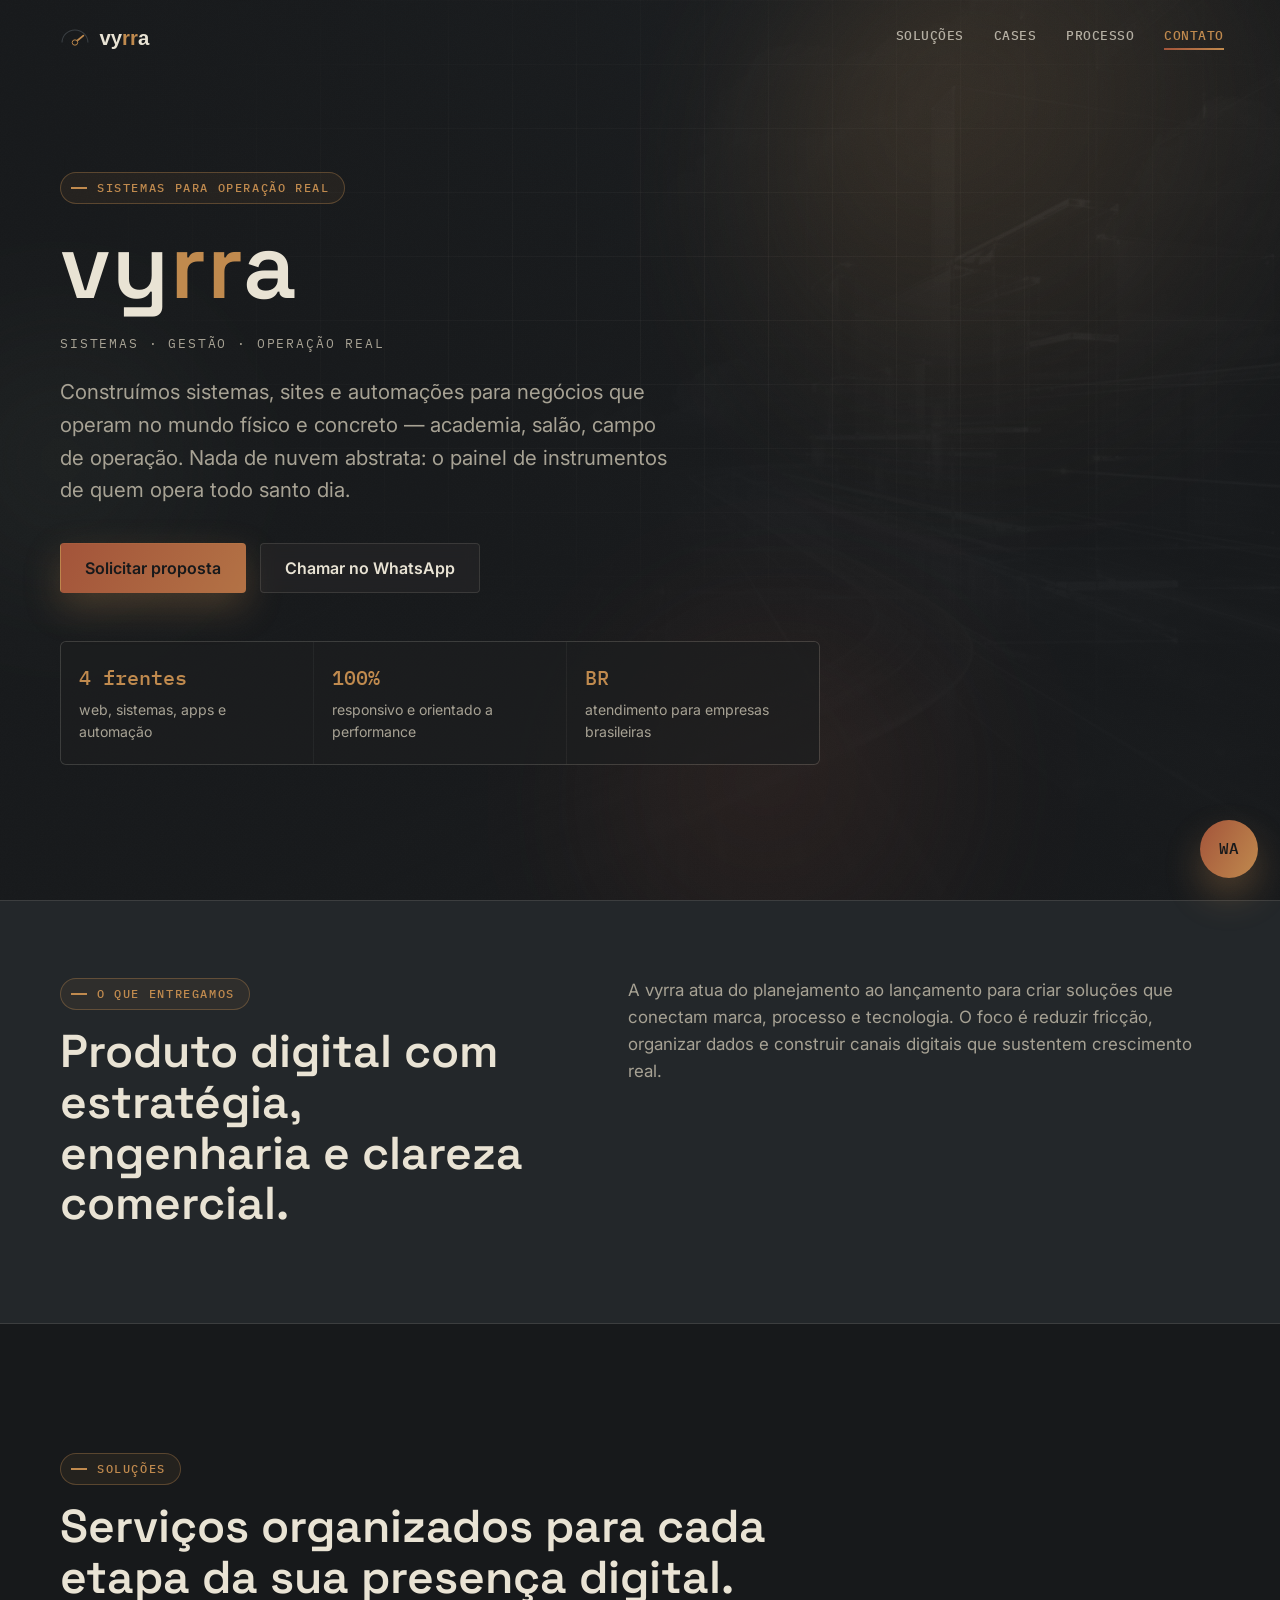
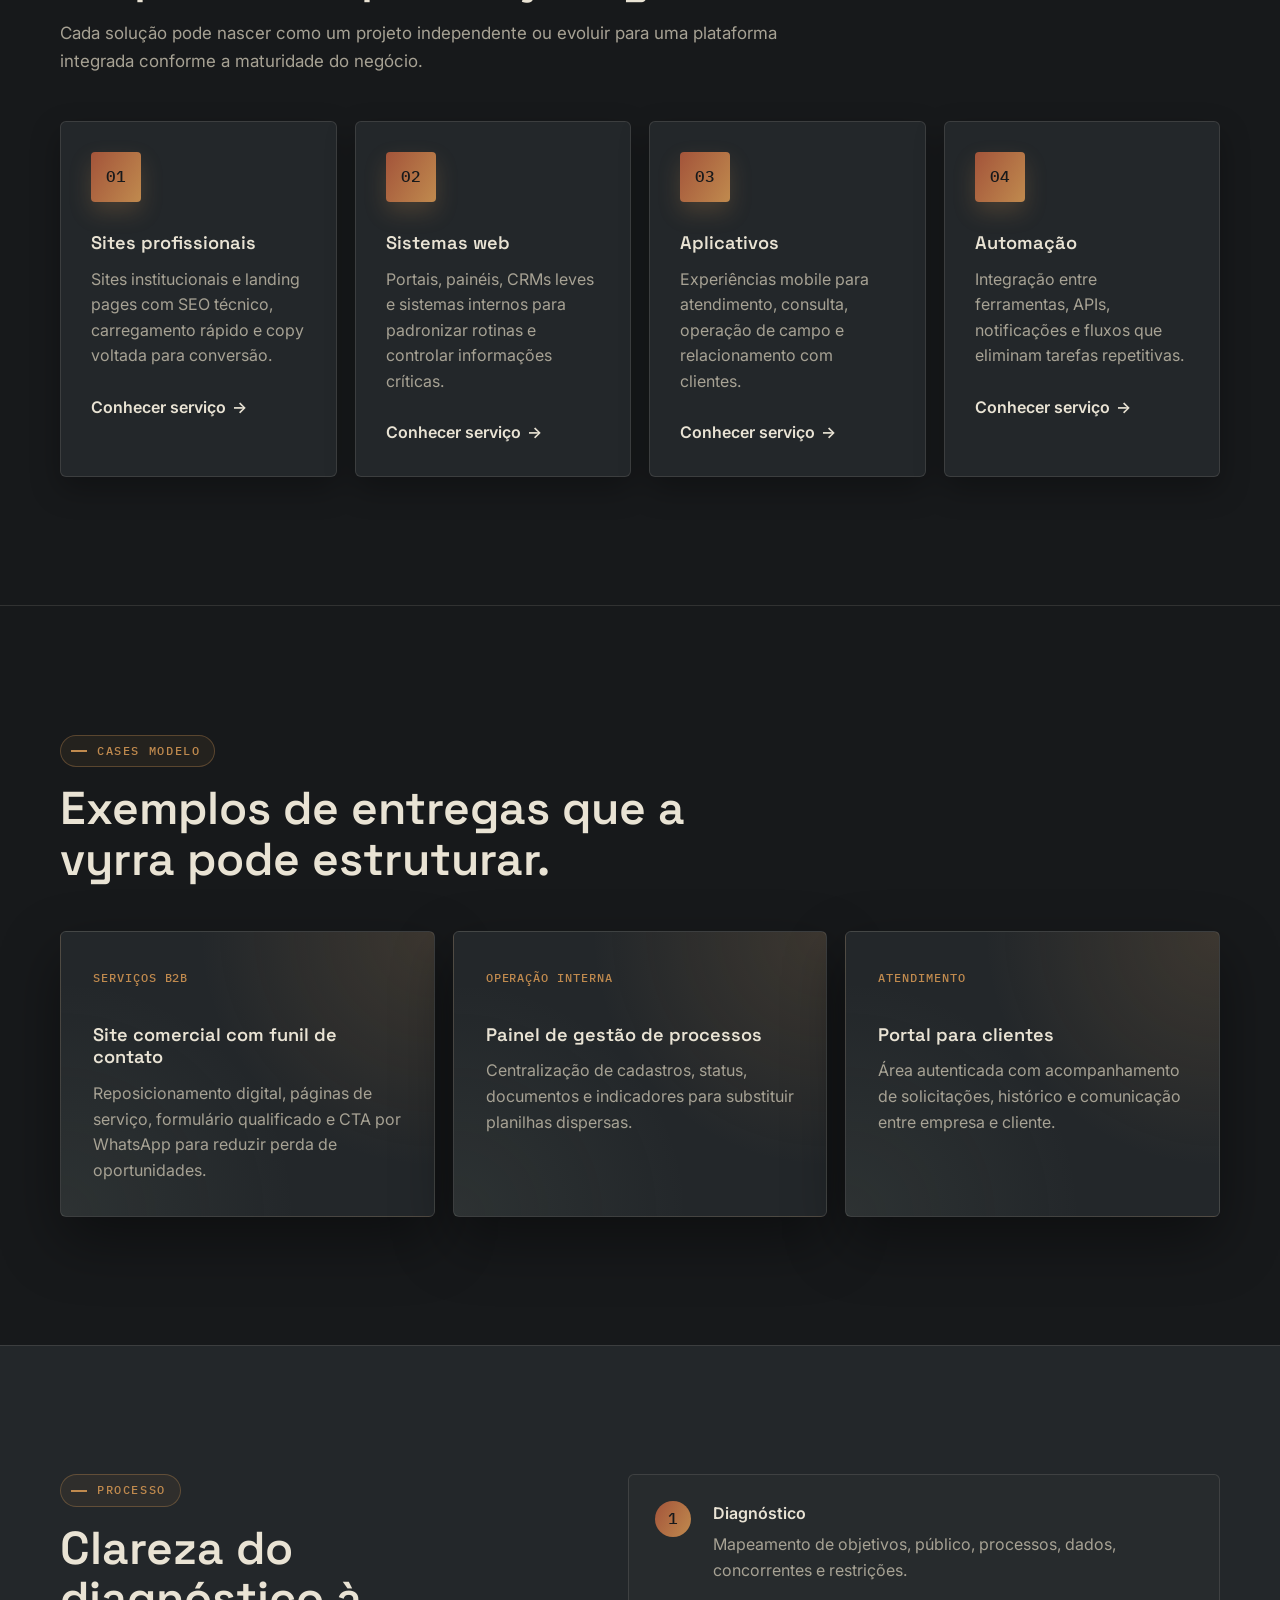
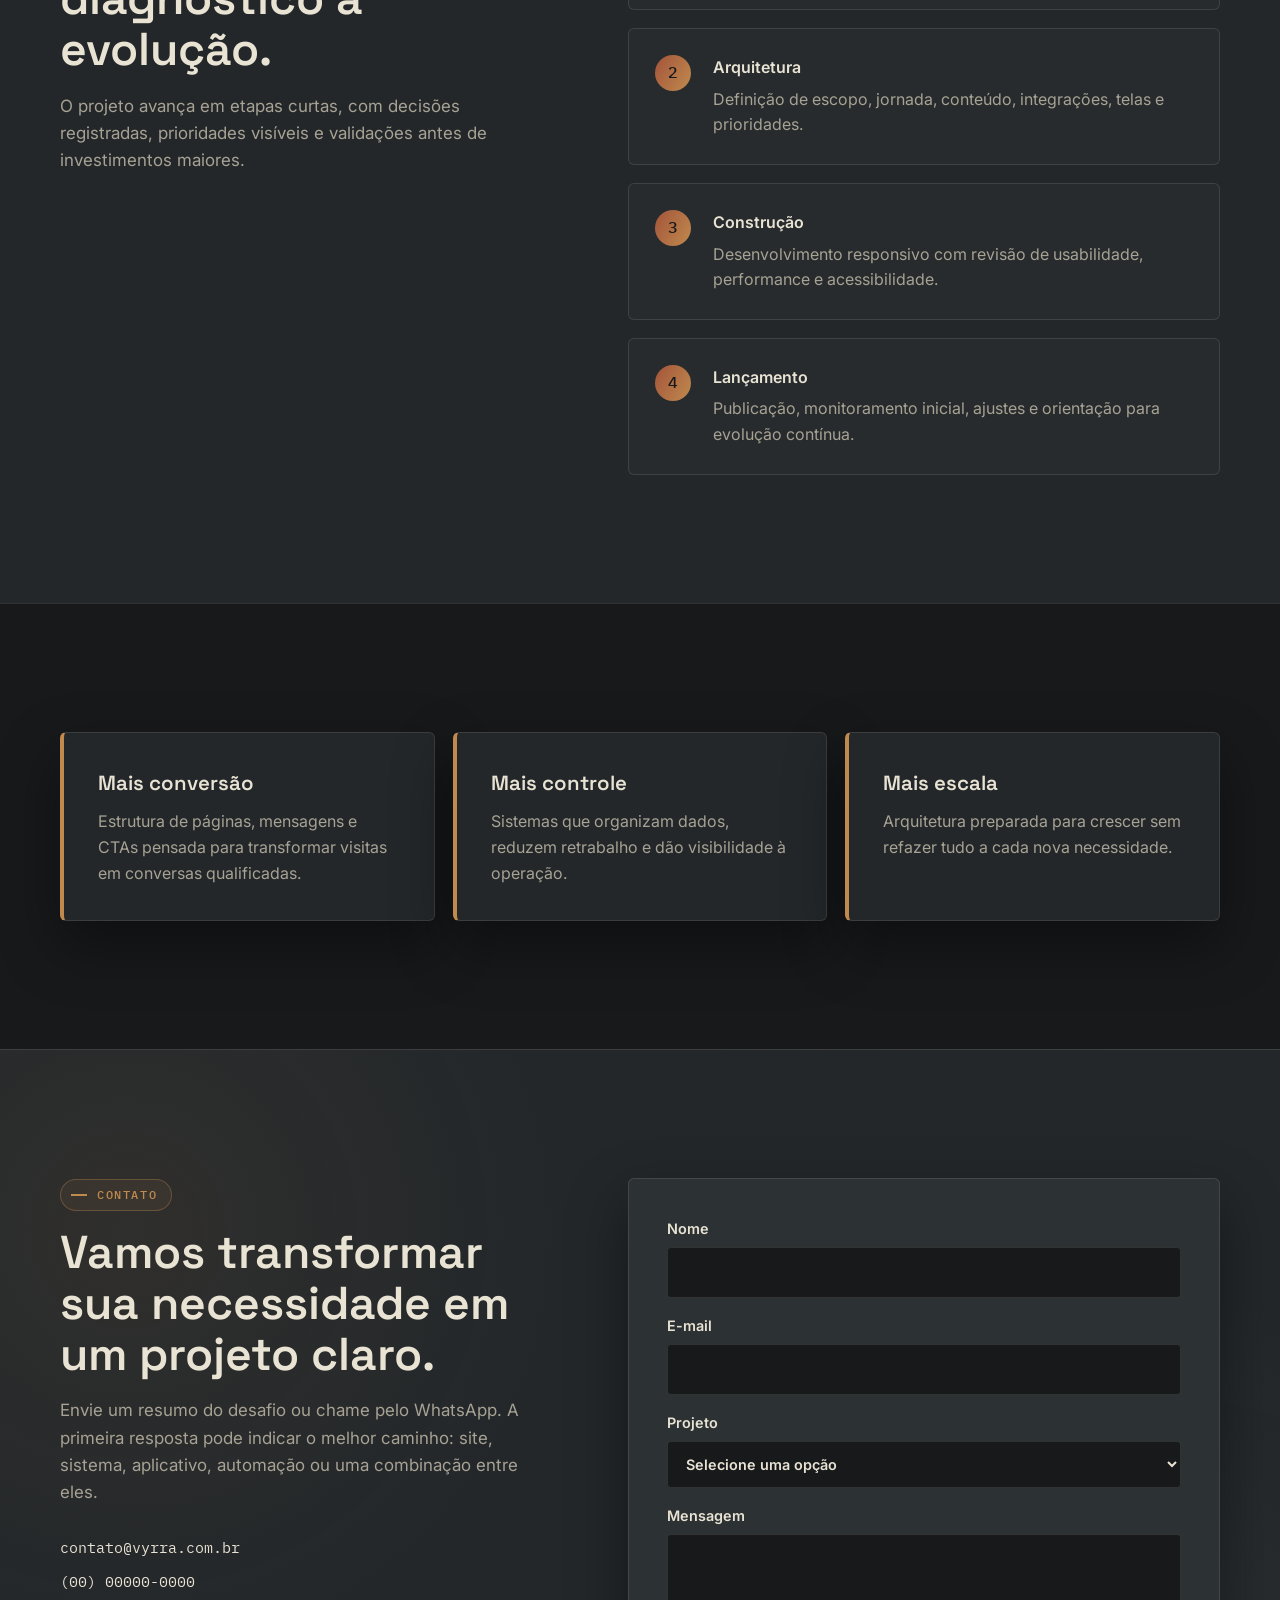
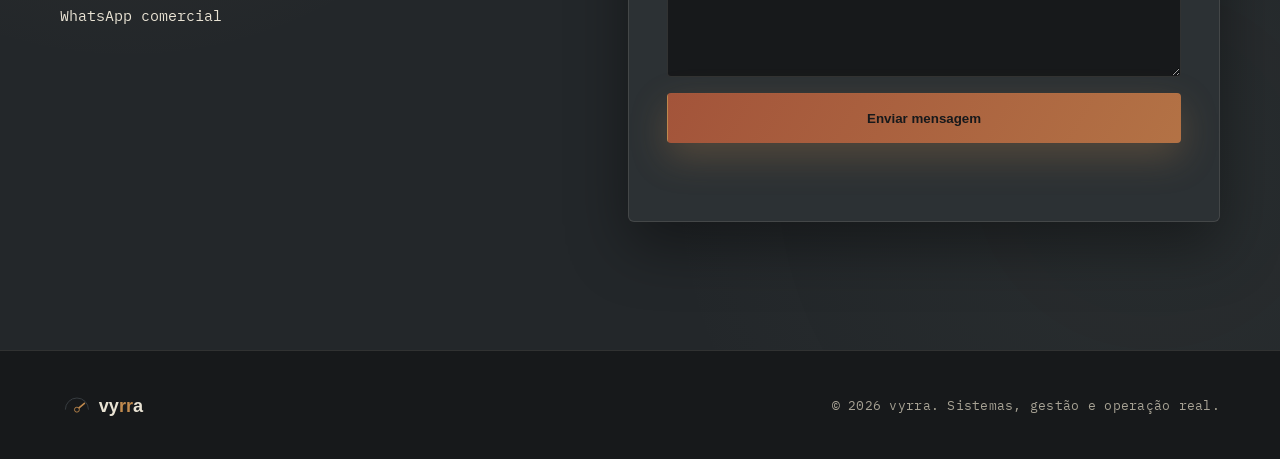
<file: index.html>
<!doctype html>
<html lang="pt-BR">
  <head>
    <meta charset="utf-8" />
    <meta name="viewport" content="width=device-width, initial-scale=1" />
    <title>vyrra | Sistemas, gestão e operação real para negócios físicos</title>
    <meta
      name="description"
      content="A vyrra desenvolve sistemas, sites e automações para holdings e negócios que operam no mundo físico — academias, salões, campo de operação. Sem nuvem abstrata."
    />
    <meta name="robots" content="index, follow" />
    <meta name="theme-color" content="#17191b" />
    <link rel="canonical" href="https://vyrra.com.br/" />
    <meta property="og:type" content="website" />
    <meta property="og:locale" content="pt_BR" />
    <meta property="og:title" content="vyrra | Sistemas, gestão e operação real" />
    <meta
      property="og:description"
      content="Sistemas, sites e integrações para negócios físicos e concretos, com foco em operação do dia a dia."
    />
    <meta property="og:image" content="https://vyrra.com.br/assets/hero-dtec-1280.jpg" />
    <meta property="og:url" content="https://vyrra.com.br/" />
    <meta name="twitter:card" content="summary_large_image" />
    <link rel="icon" href="assets/favicon.svg" type="image/svg+xml" />
    <link rel="preload" href="assets/hero-dtec-1280.jpg" as="image" />
    <link rel="stylesheet" href="styles/main.css" />
    <script type="application/ld+json">
      {
        "@context": "https://schema.org",
        "@type": "Organization",
        "name": "vyrra",
        "url": "https://vyrra.com.br/",
        "logo": "https://vyrra.com.br/assets/logo-vyrra-light.svg",
        "email": "contato@vyrra.com.br",
        "sameAs": [],
        "contactPoint": {
          "@type": "ContactPoint",
          "contactType": "sales",
          "telephone": "+55-00-00000-0000",
          "areaServed": "BR",
          "availableLanguage": "Portuguese"
        },
        "makesOffer": [
          { "@type": "Offer", "itemOffered": { "@type": "Service", "name": "Sites profissionais" } },
          { "@type": "Offer", "itemOffered": { "@type": "Service", "name": "Sistemas web" } },
          { "@type": "Offer", "itemOffered": { "@type": "Service", "name": "Aplicativos" } },
          { "@type": "Offer", "itemOffered": { "@type": "Service", "name": "Integrações e automação" } }
        ]
      }
    </script>
  </head>
  <body>
    <a class="skip-link" href="#conteudo">Ir para o conteúdo</a>

    <header class="site-header" data-header>
      <a class="brand" href="#inicio" aria-label="vyrra - início">
        <img class="logo-dark" src="assets/logo-vyrra.svg" alt="vyrra" width="148" height="40" />
        <img class="logo-light" src="assets/logo-vyrra-light.svg" alt="" width="148" height="40" aria-hidden="true" />
      </a>

      <button
        class="nav-toggle"
        type="button"
        aria-label="Abrir menu"
        aria-expanded="false"
        aria-controls="navegacao"
        data-nav-toggle
      >
        <span></span>
        <span></span>
        <span></span>
      </button>

      <nav class="site-nav" id="navegacao" data-nav aria-label="Navegação principal">
        <a href="#solucoes">Soluções</a>
        <a href="#cases">Cases</a>
        <a href="#processo">Processo</a>
        <a href="#contato">Contato</a>
      </nav>
    </header>

    <main id="conteudo">
      <section class="hero" id="inicio">
        <picture class="hero-media" aria-hidden="true">
          <source media="(max-width: 720px)" srcset="assets/hero-dtec-768.jpg" />
          <img src="assets/hero-dtec-1280.jpg" alt="" width="1280" height="720" />
        </picture>
        <div class="hero-overlay"></div>
        <div class="grid-overlay" aria-hidden="true"></div>
        <div class="hero-blob hero-blob-1" aria-hidden="true"></div>
        <div class="hero-blob hero-blob-2" aria-hidden="true"></div>
        <div class="hero-blob hero-blob-3" aria-hidden="true"></div>
        <div class="noise-overlay" aria-hidden="true"></div>

        <div class="container hero-content">
          <p class="eyebrow">Sistemas para operação real</p>
          <h1>vy<span>rr</span>a</h1>
          <p class="hero-tagline">Sistemas · Gestão · Operação real</p>
          <p class="hero-copy">
            Construímos sistemas, sites e automações para negócios que operam no mundo físico e
            concreto — academia, salão, campo de operação. Nada de nuvem abstrata: o painel de
            instrumentos de quem opera todo santo dia.
          </p>
          <div class="hero-actions">
            <a class="button button-primary" href="#contato">Solicitar proposta</a>
            <a class="button button-secondary" href="https://wa.me/5500000000000?text=Ol%C3%A1%2C%20quero%20falar%20com%20a%20vyrra%20sobre%20um%20projeto." target="_blank" rel="noopener">Chamar no WhatsApp</a>
          </div>
          <dl class="hero-metrics" aria-label="Diferenciais da vyrra">
            <div>
              <dt>4 frentes</dt>
              <dd>web, sistemas, apps e automação</dd>
            </div>
            <div>
              <dt>100%</dt>
              <dd>responsivo e orientado a performance</dd>
            </div>
            <div>
              <dt>BR</dt>
              <dd>atendimento para empresas brasileiras</dd>
            </div>
          </dl>
        </div>
      </section>

      <section class="section section-intro" aria-label="Resumo da vyrra">
        <div class="container intro-grid">
          <div>
            <span class="section-kicker">O que entregamos</span>
            <h2>Produto digital com estratégia, engenharia e clareza comercial.</h2>
          </div>
          <p>
            A vyrra atua do planejamento ao lançamento para criar soluções que conectam marca,
            processo e tecnologia. O foco é reduzir fricção, organizar dados e construir canais
            digitais que sustentem crescimento real.
          </p>
        </div>
      </section>

      <section class="section" id="solucoes">
        <div class="container">
          <div class="section-heading">
            <span class="section-kicker">Soluções</span>
            <h2>Serviços organizados para cada etapa da sua presença digital.</h2>
            <p>
              Cada solução pode nascer como um projeto independente ou evoluir para uma plataforma
              integrada conforme a maturidade do negócio.
            </p>
          </div>

          <div class="services-grid">
            <article class="service-card">
              <div class="service-icon">01</div>
              <h3>Sites profissionais</h3>
              <p>
                Sites institucionais e landing pages com SEO técnico, carregamento rápido e copy
                voltada para conversão.
              </p>
              <a href="servicos/sites.html">Conhecer serviço</a>
            </article>
            <article class="service-card">
              <div class="service-icon">02</div>
              <h3>Sistemas web</h3>
              <p>
                Portais, painéis, CRMs leves e sistemas internos para padronizar rotinas e controlar
                informações críticas.
              </p>
              <a href="servicos/sistemas-web.html">Conhecer serviço</a>
            </article>
            <article class="service-card">
              <div class="service-icon">03</div>
              <h3>Aplicativos</h3>
              <p>
                Experiências mobile para atendimento, consulta, operação de campo e relacionamento
                com clientes.
              </p>
              <a href="servicos/aplicativos.html">Conhecer serviço</a>
            </article>
            <article class="service-card">
              <div class="service-icon">04</div>
              <h3>Automação</h3>
              <p>
                Integração entre ferramentas, APIs, notificações e fluxos que eliminam tarefas
                repetitivas.
              </p>
              <a href="servicos/automacao.html">Conhecer serviço</a>
            </article>
          </div>
        </div>
      </section>

      <section class="section cases-section" id="cases">
        <div class="container">
          <div class="section-heading">
            <span class="section-kicker">Cases modelo</span>
            <h2>Exemplos de entregas que a vyrra pode estruturar.</h2>
          </div>
          <div class="case-grid">
            <article class="case-card">
              <span>Serviços B2B</span>
              <h3>Site comercial com funil de contato</h3>
              <p>
                Reposicionamento digital, páginas de serviço, formulário qualificado e CTA por
                WhatsApp para reduzir perda de oportunidades.
              </p>
            </article>
            <article class="case-card">
              <span>Operação interna</span>
              <h3>Painel de gestão de processos</h3>
              <p>
                Centralização de cadastros, status, documentos e indicadores para substituir
                planilhas dispersas.
              </p>
            </article>
            <article class="case-card">
              <span>Atendimento</span>
              <h3>Portal para clientes</h3>
              <p>
                Área autenticada com acompanhamento de solicitações, histórico e comunicação entre
                empresa e cliente.
              </p>
            </article>
          </div>
        </div>
      </section>

      <section class="section process-section" id="processo">
        <div class="container process-layout">
          <div class="section-heading">
            <span class="section-kicker">Processo</span>
            <h2>Clareza do diagnóstico à evolução.</h2>
            <p>
              O projeto avança em etapas curtas, com decisões registradas, prioridades visíveis e
              validações antes de investimentos maiores.
            </p>
          </div>

          <ol class="timeline">
            <li>
              <span>Diagnóstico</span>
              <p>Mapeamento de objetivos, público, processos, dados, concorrentes e restrições.</p>
            </li>
            <li>
              <span>Arquitetura</span>
              <p>Definição de escopo, jornada, conteúdo, integrações, telas e prioridades.</p>
            </li>
            <li>
              <span>Construção</span>
              <p>Desenvolvimento responsivo com revisão de usabilidade, performance e acessibilidade.</p>
            </li>
            <li>
              <span>Lançamento</span>
              <p>Publicação, monitoramento inicial, ajustes e orientação para evolução contínua.</p>
            </li>
          </ol>
        </div>
      </section>

      <section class="section results-section" id="resultados">
        <div class="container results-grid">
          <div class="result-panel">
            <strong>Mais conversão</strong>
            <span>Estrutura de páginas, mensagens e CTAs pensada para transformar visitas em conversas qualificadas.</span>
          </div>
          <div class="result-panel">
            <strong>Mais controle</strong>
            <span>Sistemas que organizam dados, reduzem retrabalho e dão visibilidade à operação.</span>
          </div>
          <div class="result-panel">
            <strong>Mais escala</strong>
            <span>Arquitetura preparada para crescer sem refazer tudo a cada nova necessidade.</span>
          </div>
        </div>
      </section>

      <section class="section contact-section" id="contato">
        <div class="container contact-layout">
          <div>
            <span class="section-kicker">Contato</span>
            <h2>Vamos transformar sua necessidade em um projeto claro.</h2>
            <p>
              Envie um resumo do desafio ou chame pelo WhatsApp. A primeira resposta pode indicar
              o melhor caminho: site, sistema, aplicativo, automação ou uma combinação entre eles.
            </p>
            <div class="contact-list">
              <a href="mailto:contato@vyrra.com.br">contato@vyrra.com.br</a>
              <a href="tel:+5500000000000">(00) 00000-0000</a>
              <a href="https://wa.me/5500000000000?text=Ol%C3%A1%2C%20quero%20falar%20com%20a%20vyrra%20sobre%20um%20projeto." target="_blank" rel="noopener">WhatsApp comercial</a>
            </div>
          </div>

          <form class="contact-form" data-form>
            <label>
              Nome
              <input type="text" name="nome" autocomplete="name" required />
            </label>
            <label>
              E-mail
              <input type="email" name="email" autocomplete="email" required />
            </label>
            <label>
              Projeto
              <select name="projeto" required>
                <option value="">Selecione uma opção</option>
                <option>Site profissional</option>
                <option>Sistema web</option>
                <option>Aplicativo</option>
                <option>Integração ou automação</option>
              </select>
            </label>
            <label>
              Mensagem
              <textarea name="mensagem" rows="5" required></textarea>
            </label>
            <button class="button button-primary" type="submit">Enviar mensagem</button>
            <p class="form-status" role="status" aria-live="polite" data-form-status></p>
          </form>
        </div>
      </section>
    </main>

    <a
      class="whatsapp-float"
      href="https://wa.me/5500000000000?text=Ol%C3%A1%2C%20quero%20falar%20com%20a%20vyrra%20sobre%20um%20projeto."
      target="_blank"
      rel="noopener"
      aria-label="Chamar a vyrra no WhatsApp"
    >
      WA
    </a>

    <footer class="site-footer">
      <div class="container footer-layout">
        <a class="footer-brand" href="#inicio" aria-label="vyrra - início">
          <img src="assets/logo-vyrra-light.svg" alt="vyrra" width="132" height="36" />
        </a>
        <p>© 2026 vyrra. Sistemas, gestão e operação real.</p>
      </div>
    </footer>

    <script src="scripts/main.js"></script>
  </body>
</html>
</file>
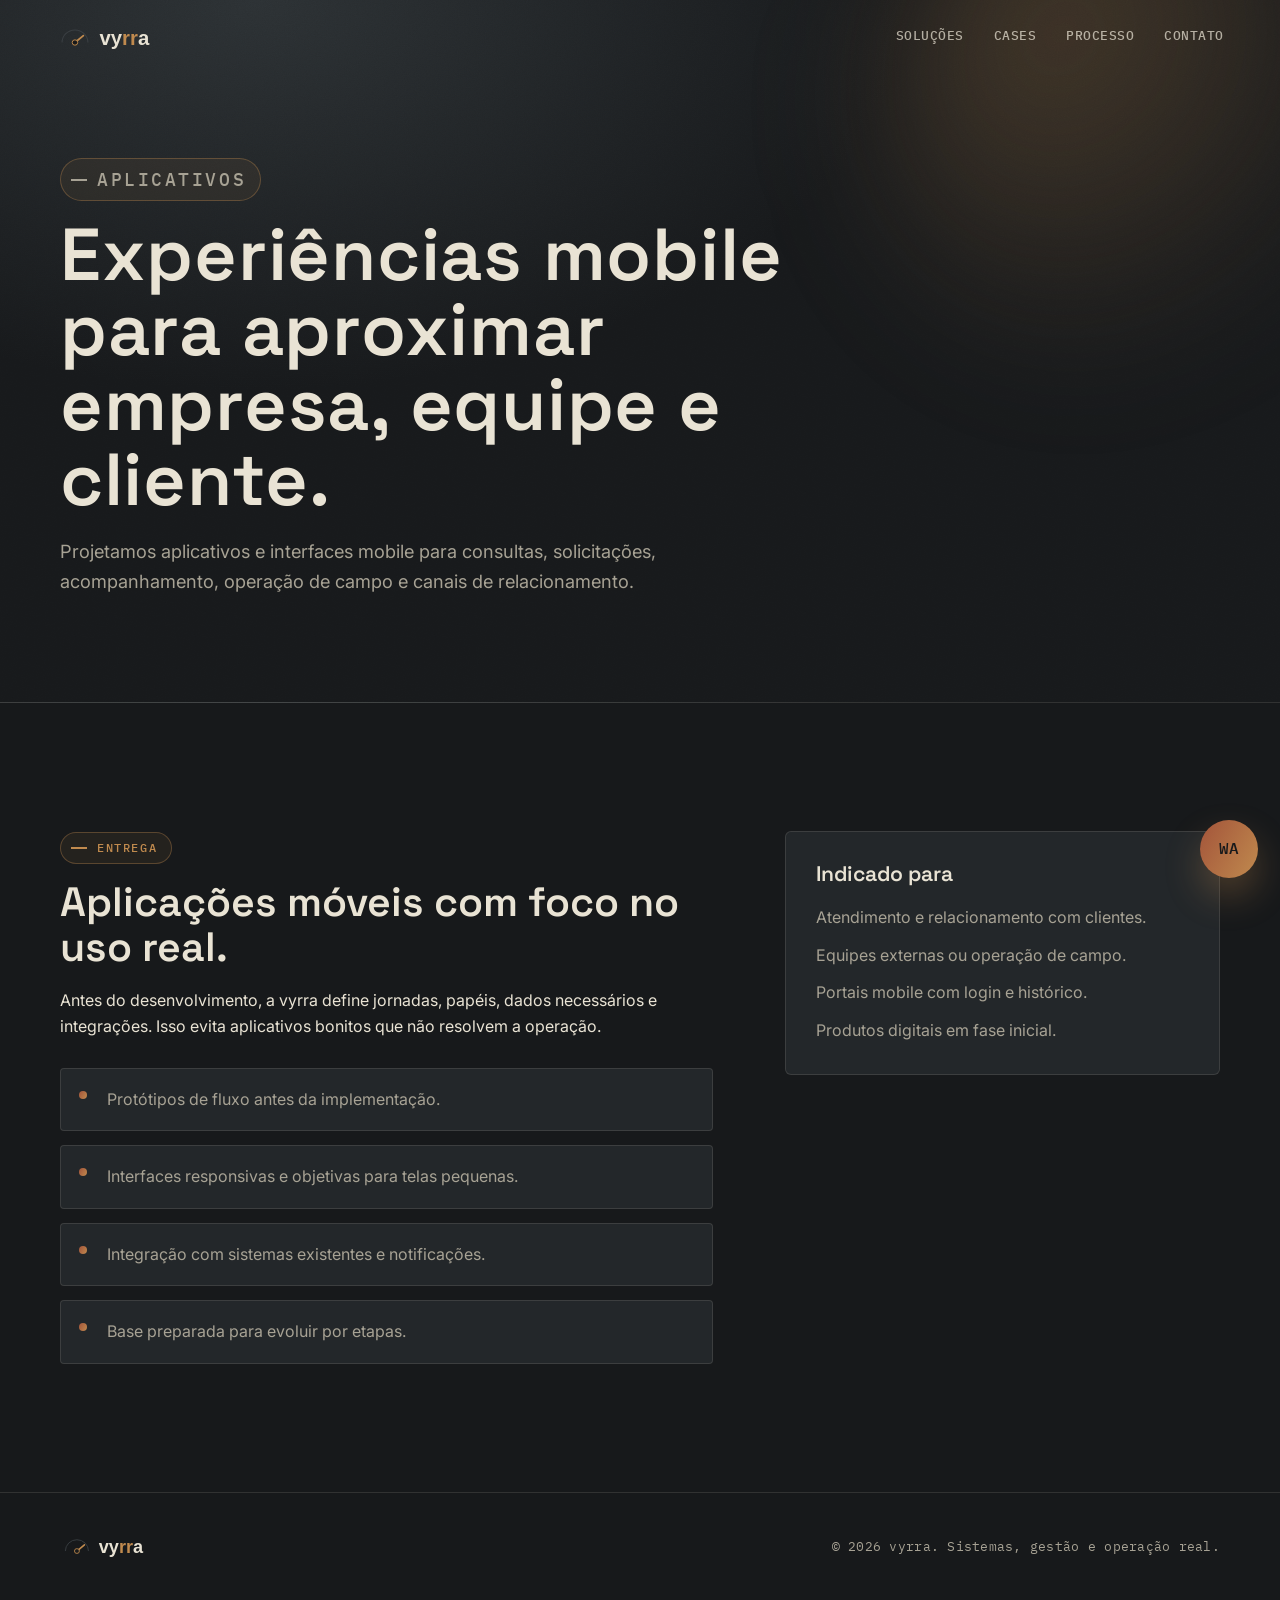
<file: servicos/aplicativos.html>
<!doctype html>
<html lang="pt-BR">
  <head>
    <meta charset="utf-8" />
    <meta name="viewport" content="width=device-width, initial-scale=1" />
    <title>Aplicativos | vyrra</title>
    <meta name="description" content="Criação de aplicativos e experiências mobile para atendimento, operação de campo e relacionamento com clientes." />
    <link rel="canonical" href="https://vyrra.com.br/servicos/aplicativos.html" />
    <link rel="icon" href="../assets/favicon.svg" type="image/svg+xml" />
    <link rel="stylesheet" href="../styles/main.css" />
  </head>
  <body>
    <a class="skip-link" href="#conteudo">Ir para o conteúdo</a>
    <header class="site-header is-scrolled" data-header>
      <a class="brand" href="../index.html" aria-label="vyrra - início"><img class="logo-dark" src="../assets/logo-vyrra.svg" alt="vyrra" width="148" height="40" /><img class="logo-light" src="../assets/logo-vyrra-light.svg" alt="" width="148" height="40" aria-hidden="true" /></a>
      <button class="nav-toggle" type="button" aria-label="Abrir menu" aria-expanded="false" aria-controls="navegacao" data-nav-toggle><span></span><span></span><span></span></button>
      <nav class="site-nav" id="navegacao" data-nav aria-label="Navegação principal">
        <a href="../index.html#solucoes">Soluções</a>
        <a href="../index.html#cases">Cases</a>
        <a href="../index.html#processo">Processo</a>
        <a href="../index.html#contato">Contato</a>
      </nav>
    </header>
    <main id="conteudo">
      <section class="service-hero">
        <div class="container">
          <p class="eyebrow">Aplicativos</p>
          <h1>Experiências mobile para aproximar empresa, equipe e cliente.</h1>
          <p>Projetamos aplicativos e interfaces mobile para consultas, solicitações, acompanhamento, operação de campo e canais de relacionamento.</p>
        </div>
      </section>
      <section class="section">
        <div class="container detail-grid">
          <div class="detail-content">
            <span class="section-kicker">Entrega</span>
            <h2>Aplicações móveis com foco no uso real.</h2>
            <p>Antes do desenvolvimento, a vyrra define jornadas, papéis, dados necessários e integrações. Isso evita aplicativos bonitos que não resolvem a operação.</p>
            <ul class="feature-list">
              <li>Protótipos de fluxo antes da implementação.</li>
              <li>Interfaces responsivas e objetivas para telas pequenas.</li>
              <li>Integração com sistemas existentes e notificações.</li>
              <li>Base preparada para evoluir por etapas.</li>
            </ul>
          </div>
          <aside class="sidebar-panel">
            <h2>Indicado para</h2>
            <ul>
              <li>Atendimento e relacionamento com clientes.</li>
              <li>Equipes externas ou operação de campo.</li>
              <li>Portais mobile com login e histórico.</li>
              <li>Produtos digitais em fase inicial.</li>
            </ul>
          </aside>
        </div>
      </section>
    </main>
    <a class="whatsapp-float" href="https://wa.me/5500000000000?text=Ol%C3%A1%2C%20quero%20falar%20com%20a%20vyrra%20sobre%20um%20aplicativo." target="_blank" rel="noopener" aria-label="Chamar a vyrra no WhatsApp">WA</a>
    <footer class="site-footer"><div class="container footer-layout"><a class="footer-brand" href="../index.html"><img src="../assets/logo-vyrra-light.svg" alt="vyrra" width="132" height="36" /></a><p>© 2026 vyrra. Sistemas, gestão e operação real.</p></div></footer>
    <script src="../scripts/main.js"></script>
  </body>
</html>
</file>
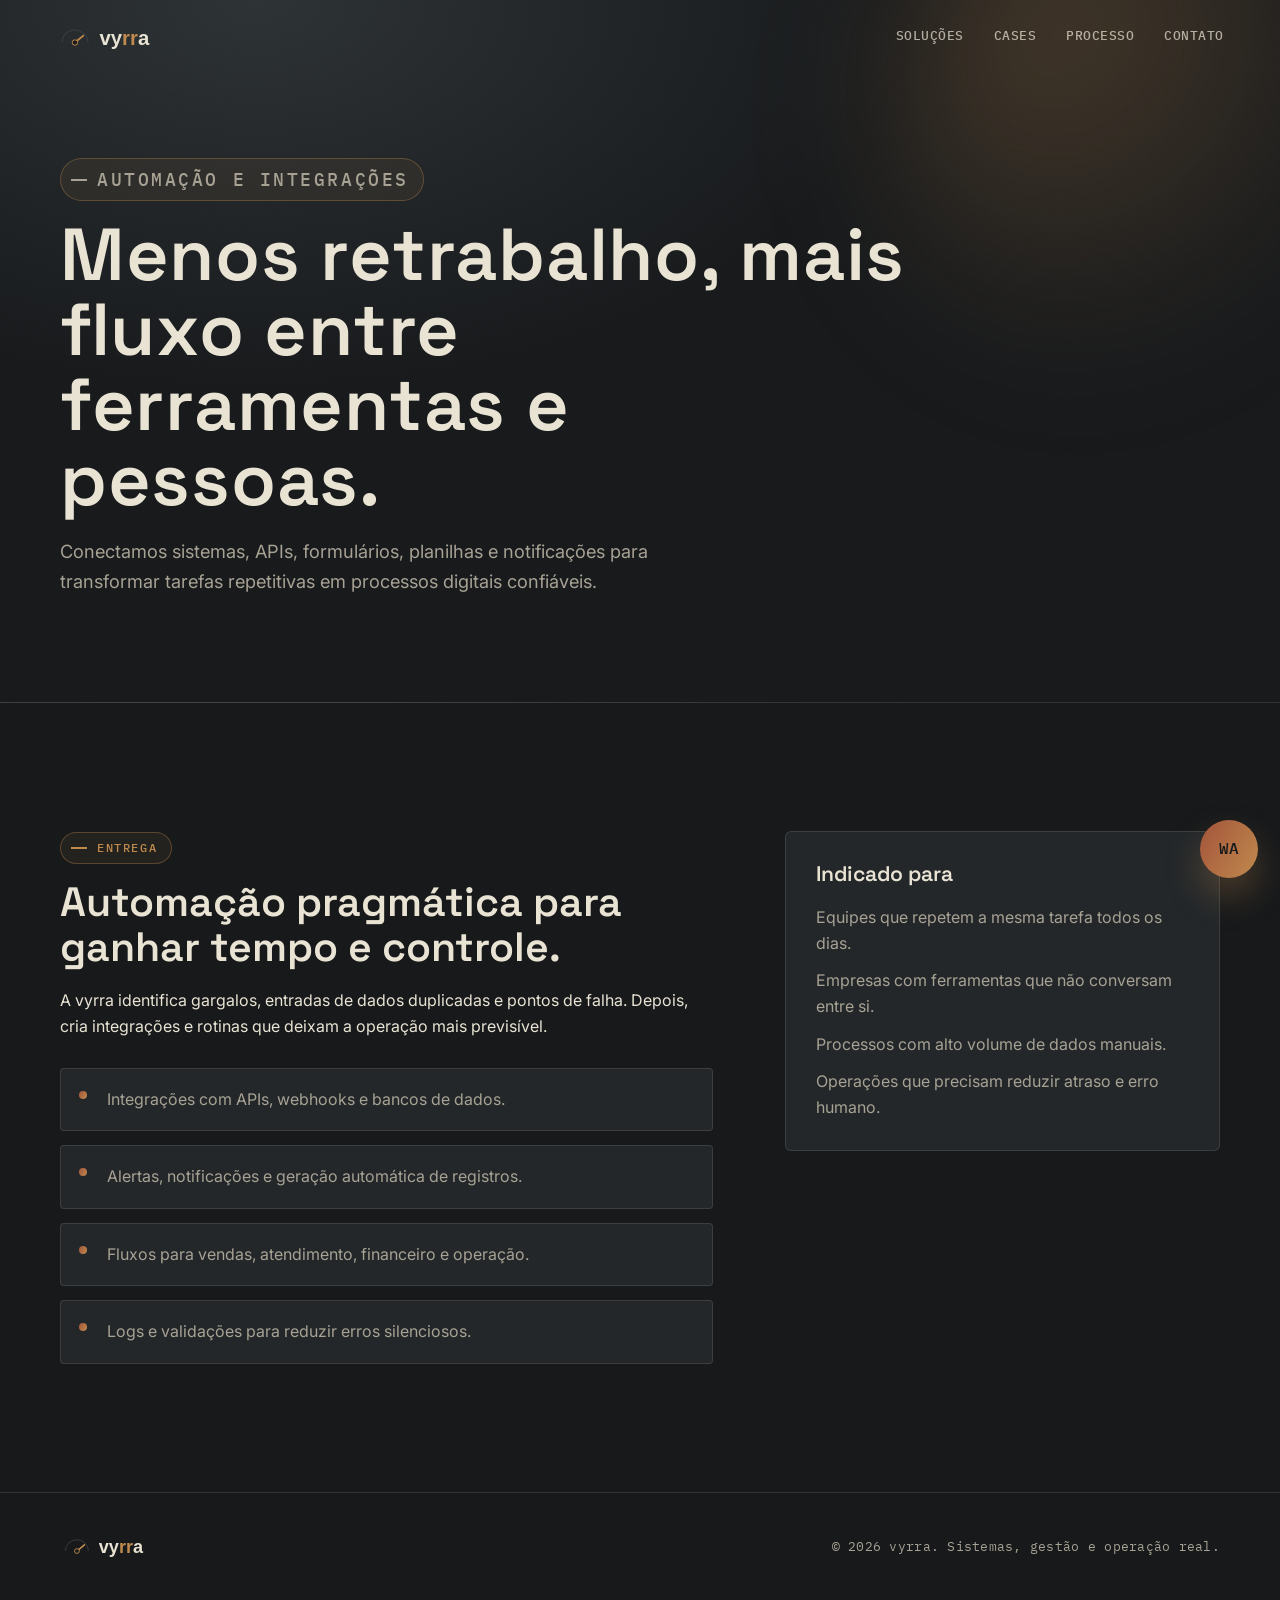
<file: servicos/automacao.html>
<!doctype html>
<html lang="pt-BR">
  <head>
    <meta charset="utf-8" />
    <meta name="viewport" content="width=device-width, initial-scale=1" />
    <title>Automação e integrações | vyrra</title>
    <meta name="description" content="Automação de processos, integrações via API e fluxos digitais para reduzir retrabalho e conectar ferramentas." />
    <link rel="canonical" href="https://vyrra.com.br/servicos/automacao.html" />
    <link rel="icon" href="../assets/favicon.svg" type="image/svg+xml" />
    <link rel="stylesheet" href="../styles/main.css" />
  </head>
  <body>
    <a class="skip-link" href="#conteudo">Ir para o conteúdo</a>
    <header class="site-header is-scrolled" data-header>
      <a class="brand" href="../index.html" aria-label="vyrra - início"><img class="logo-dark" src="../assets/logo-vyrra.svg" alt="vyrra" width="148" height="40" /><img class="logo-light" src="../assets/logo-vyrra-light.svg" alt="" width="148" height="40" aria-hidden="true" /></a>
      <button class="nav-toggle" type="button" aria-label="Abrir menu" aria-expanded="false" aria-controls="navegacao" data-nav-toggle><span></span><span></span><span></span></button>
      <nav class="site-nav" id="navegacao" data-nav aria-label="Navegação principal">
        <a href="../index.html#solucoes">Soluções</a>
        <a href="../index.html#cases">Cases</a>
        <a href="../index.html#processo">Processo</a>
        <a href="../index.html#contato">Contato</a>
      </nav>
    </header>
    <main id="conteudo">
      <section class="service-hero">
        <div class="container">
          <p class="eyebrow">Automação e integrações</p>
          <h1>Menos retrabalho, mais fluxo entre ferramentas e pessoas.</h1>
          <p>Conectamos sistemas, APIs, formulários, planilhas e notificações para transformar tarefas repetitivas em processos digitais confiáveis.</p>
        </div>
      </section>
      <section class="section">
        <div class="container detail-grid">
          <div class="detail-content">
            <span class="section-kicker">Entrega</span>
            <h2>Automação pragmática para ganhar tempo e controle.</h2>
            <p>A vyrra identifica gargalos, entradas de dados duplicadas e pontos de falha. Depois, cria integrações e rotinas que deixam a operação mais previsível.</p>
            <ul class="feature-list">
              <li>Integrações com APIs, webhooks e bancos de dados.</li>
              <li>Alertas, notificações e geração automática de registros.</li>
              <li>Fluxos para vendas, atendimento, financeiro e operação.</li>
              <li>Logs e validações para reduzir erros silenciosos.</li>
            </ul>
          </div>
          <aside class="sidebar-panel">
            <h2>Indicado para</h2>
            <ul>
              <li>Equipes que repetem a mesma tarefa todos os dias.</li>
              <li>Empresas com ferramentas que não conversam entre si.</li>
              <li>Processos com alto volume de dados manuais.</li>
              <li>Operações que precisam reduzir atraso e erro humano.</li>
            </ul>
          </aside>
        </div>
      </section>
    </main>
    <a class="whatsapp-float" href="https://wa.me/5500000000000?text=Ol%C3%A1%2C%20quero%20falar%20com%20a%20vyrra%20sobre%20automacao." target="_blank" rel="noopener" aria-label="Chamar a vyrra no WhatsApp">WA</a>
    <footer class="site-footer"><div class="container footer-layout"><a class="footer-brand" href="../index.html"><img src="../assets/logo-vyrra-light.svg" alt="vyrra" width="132" height="36" /></a><p>© 2026 vyrra. Sistemas, gestão e operação real.</p></div></footer>
    <script src="../scripts/main.js"></script>
  </body>
</html>
</file>
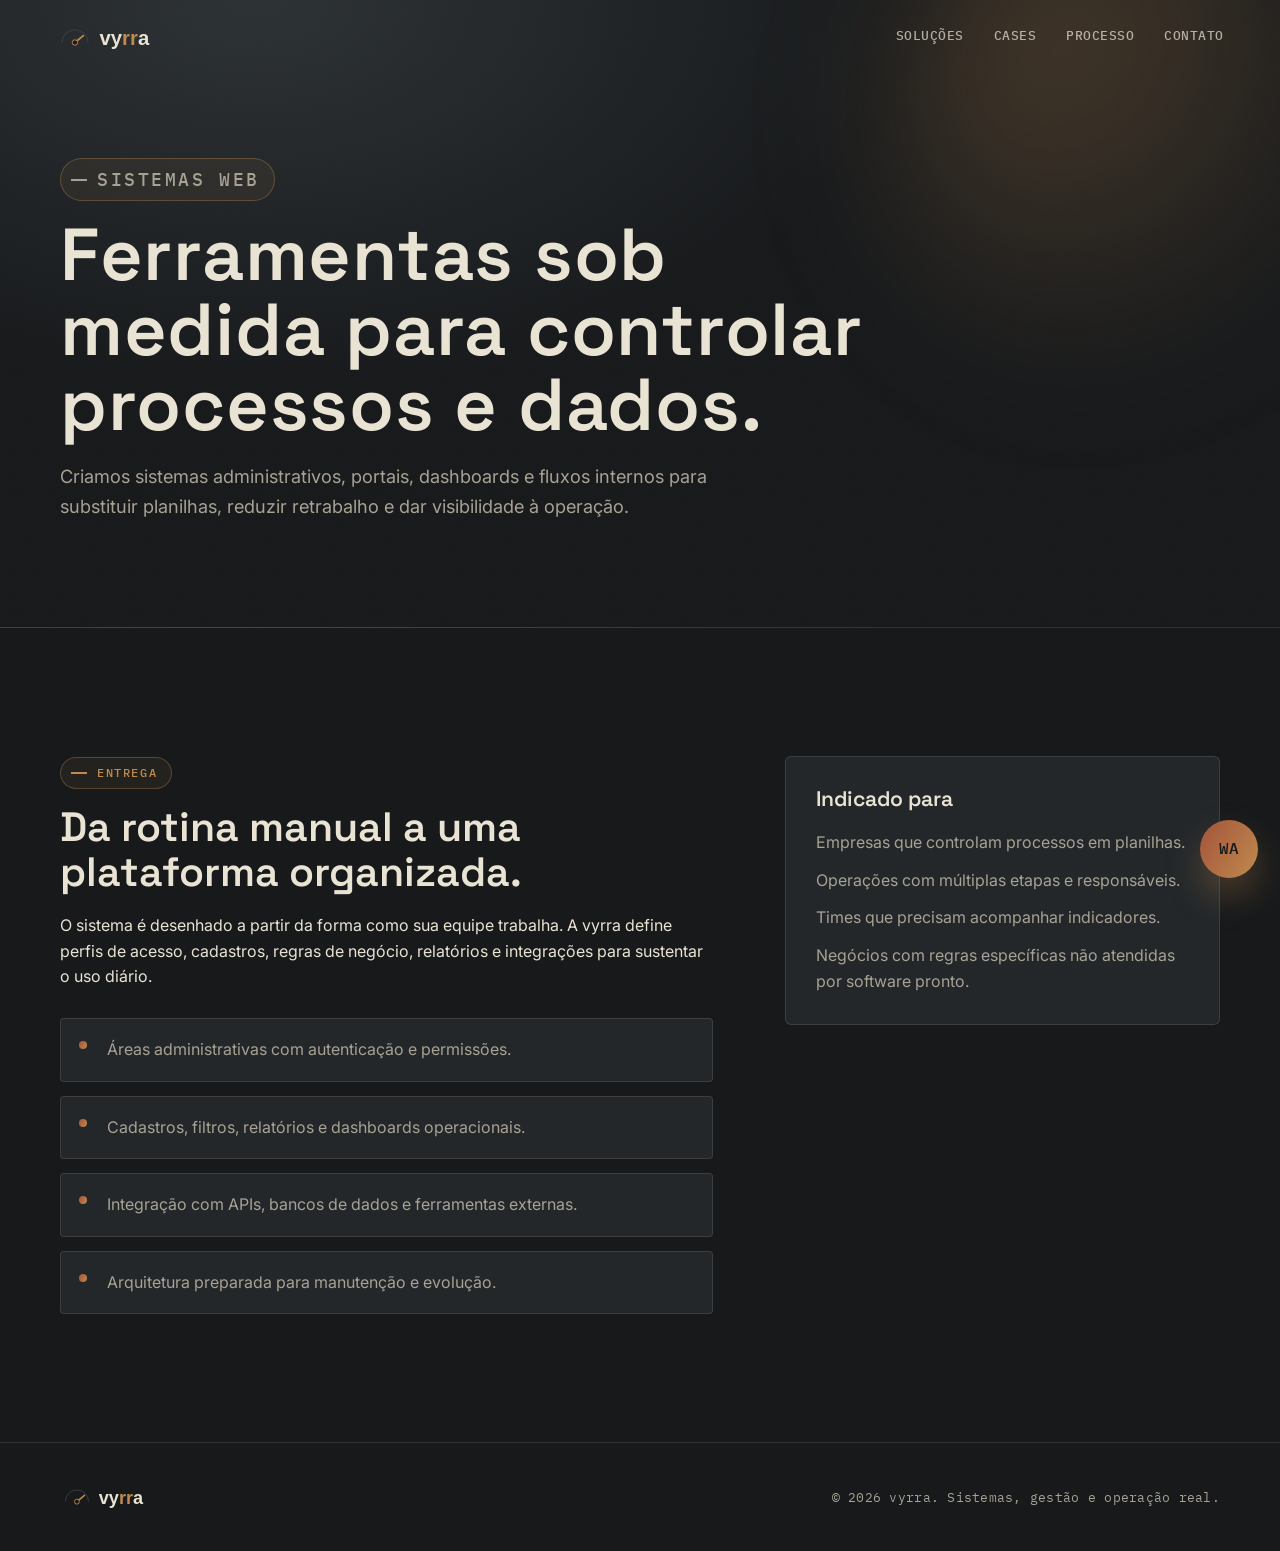
<file: servicos/sistemas-web.html>
<!doctype html>
<html lang="pt-BR">
  <head>
    <meta charset="utf-8" />
    <meta name="viewport" content="width=device-width, initial-scale=1" />
    <title>Sistemas web | vyrra</title>
    <meta name="description" content="Desenvolvimento de sistemas web, portais, dashboards e ferramentas internas para empresas que precisam organizar processos." />
    <link rel="canonical" href="https://vyrra.com.br/servicos/sistemas-web.html" />
    <link rel="icon" href="../assets/favicon.svg" type="image/svg+xml" />
    <link rel="stylesheet" href="../styles/main.css" />
  </head>
  <body>
    <a class="skip-link" href="#conteudo">Ir para o conteúdo</a>
    <header class="site-header is-scrolled" data-header>
      <a class="brand" href="../index.html" aria-label="vyrra - início"><img class="logo-dark" src="../assets/logo-vyrra.svg" alt="vyrra" width="148" height="40" /><img class="logo-light" src="../assets/logo-vyrra-light.svg" alt="" width="148" height="40" aria-hidden="true" /></a>
      <button class="nav-toggle" type="button" aria-label="Abrir menu" aria-expanded="false" aria-controls="navegacao" data-nav-toggle><span></span><span></span><span></span></button>
      <nav class="site-nav" id="navegacao" data-nav aria-label="Navegação principal">
        <a href="../index.html#solucoes">Soluções</a>
        <a href="../index.html#cases">Cases</a>
        <a href="../index.html#processo">Processo</a>
        <a href="../index.html#contato">Contato</a>
      </nav>
    </header>
    <main id="conteudo">
      <section class="service-hero">
        <div class="container">
          <p class="eyebrow">Sistemas web</p>
          <h1>Ferramentas sob medida para controlar processos e dados.</h1>
          <p>Criamos sistemas administrativos, portais, dashboards e fluxos internos para substituir planilhas, reduzir retrabalho e dar visibilidade à operação.</p>
        </div>
      </section>
      <section class="section">
        <div class="container detail-grid">
          <div class="detail-content">
            <span class="section-kicker">Entrega</span>
            <h2>Da rotina manual a uma plataforma organizada.</h2>
            <p>O sistema é desenhado a partir da forma como sua equipe trabalha. A vyrra define perfis de acesso, cadastros, regras de negócio, relatórios e integrações para sustentar o uso diário.</p>
            <ul class="feature-list">
              <li>Áreas administrativas com autenticação e permissões.</li>
              <li>Cadastros, filtros, relatórios e dashboards operacionais.</li>
              <li>Integração com APIs, bancos de dados e ferramentas externas.</li>
              <li>Arquitetura preparada para manutenção e evolução.</li>
            </ul>
          </div>
          <aside class="sidebar-panel">
            <h2>Indicado para</h2>
            <ul>
              <li>Empresas que controlam processos em planilhas.</li>
              <li>Operações com múltiplas etapas e responsáveis.</li>
              <li>Times que precisam acompanhar indicadores.</li>
              <li>Negócios com regras específicas não atendidas por software pronto.</li>
            </ul>
          </aside>
        </div>
      </section>
    </main>
    <a class="whatsapp-float" href="https://wa.me/5500000000000?text=Ol%C3%A1%2C%20quero%20falar%20com%20a%20vyrra%20sobre%20um%20sistema%20web." target="_blank" rel="noopener" aria-label="Chamar a vyrra no WhatsApp">WA</a>
    <footer class="site-footer"><div class="container footer-layout"><a class="footer-brand" href="../index.html"><img src="../assets/logo-vyrra-light.svg" alt="vyrra" width="132" height="36" /></a><p>© 2026 vyrra. Sistemas, gestão e operação real.</p></div></footer>
    <script src="../scripts/main.js"></script>
  </body>
</html>
</file>
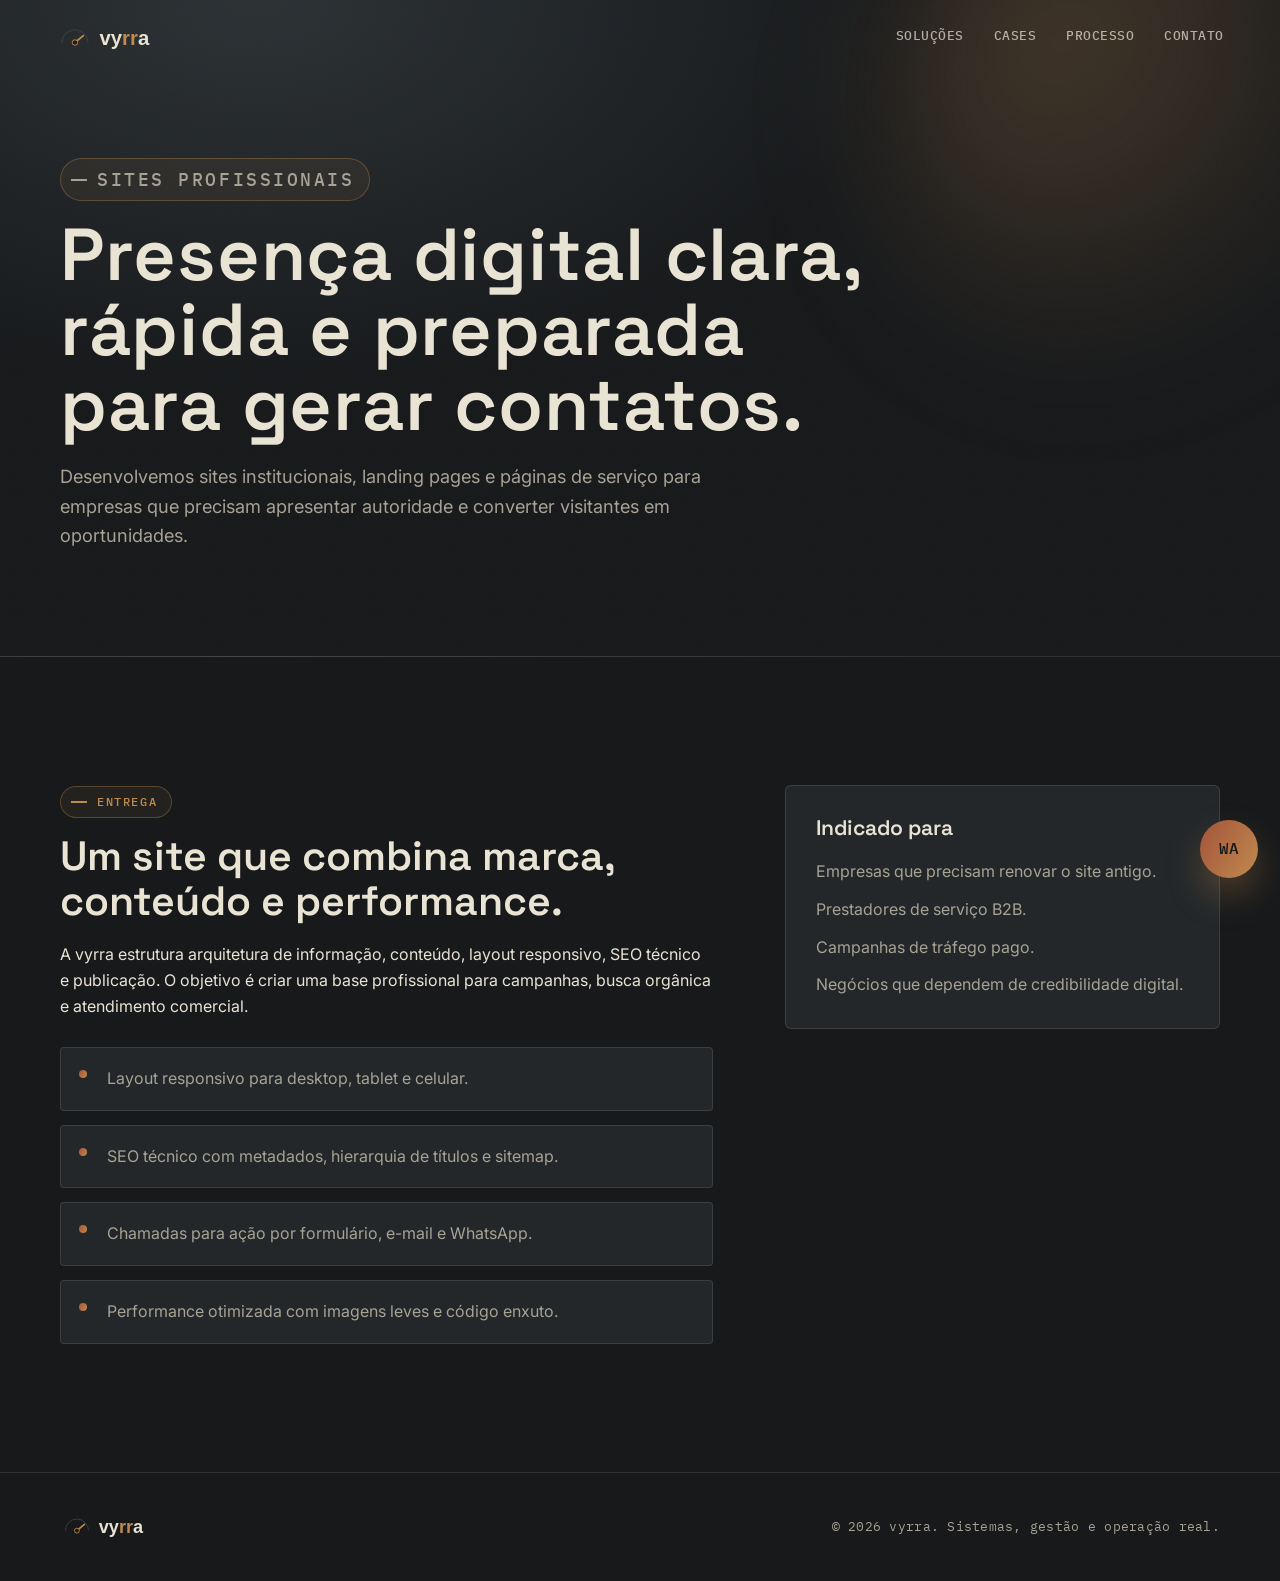
<file: servicos/sites.html>
<!doctype html>
<html lang="pt-BR">
  <head>
    <meta charset="utf-8" />
    <meta name="viewport" content="width=device-width, initial-scale=1" />
    <title>Sites profissionais | vyrra</title>
    <meta name="description" content="Criação de sites profissionais, landing pages e páginas de serviço com SEO técnico, performance e foco em conversão." />
    <link rel="canonical" href="https://vyrra.com.br/servicos/sites.html" />
    <link rel="icon" href="../assets/favicon.svg" type="image/svg+xml" />
    <link rel="stylesheet" href="../styles/main.css" />
  </head>
  <body>
    <a class="skip-link" href="#conteudo">Ir para o conteúdo</a>
    <header class="site-header is-scrolled" data-header>
      <a class="brand" href="../index.html" aria-label="vyrra - início"><img class="logo-dark" src="../assets/logo-vyrra.svg" alt="vyrra" width="148" height="40" /><img class="logo-light" src="../assets/logo-vyrra-light.svg" alt="" width="148" height="40" aria-hidden="true" /></a>
      <button class="nav-toggle" type="button" aria-label="Abrir menu" aria-expanded="false" aria-controls="navegacao" data-nav-toggle><span></span><span></span><span></span></button>
      <nav class="site-nav" id="navegacao" data-nav aria-label="Navegação principal">
        <a href="../index.html#solucoes">Soluções</a>
        <a href="../index.html#cases">Cases</a>
        <a href="../index.html#processo">Processo</a>
        <a href="../index.html#contato">Contato</a>
      </nav>
    </header>
    <main id="conteudo">
      <section class="service-hero">
        <div class="container">
          <p class="eyebrow">Sites profissionais</p>
          <h1>Presença digital clara, rápida e preparada para gerar contatos.</h1>
          <p>Desenvolvemos sites institucionais, landing pages e páginas de serviço para empresas que precisam apresentar autoridade e converter visitantes em oportunidades.</p>
        </div>
      </section>
      <section class="section">
        <div class="container detail-grid">
          <div class="detail-content">
            <span class="section-kicker">Entrega</span>
            <h2>Um site que combina marca, conteúdo e performance.</h2>
            <p>A vyrra estrutura arquitetura de informação, conteúdo, layout responsivo, SEO técnico e publicação. O objetivo é criar uma base profissional para campanhas, busca orgânica e atendimento comercial.</p>
            <ul class="feature-list">
              <li>Layout responsivo para desktop, tablet e celular.</li>
              <li>SEO técnico com metadados, hierarquia de títulos e sitemap.</li>
              <li>Chamadas para ação por formulário, e-mail e WhatsApp.</li>
              <li>Performance otimizada com imagens leves e código enxuto.</li>
            </ul>
          </div>
          <aside class="sidebar-panel">
            <h2>Indicado para</h2>
            <ul>
              <li>Empresas que precisam renovar o site antigo.</li>
              <li>Prestadores de serviço B2B.</li>
              <li>Campanhas de tráfego pago.</li>
              <li>Negócios que dependem de credibilidade digital.</li>
            </ul>
          </aside>
        </div>
      </section>
    </main>
    <a class="whatsapp-float" href="https://wa.me/5500000000000?text=Ol%C3%A1%2C%20quero%20falar%20com%20a%20vyrra%20sobre%20um%20site." target="_blank" rel="noopener" aria-label="Chamar a vyrra no WhatsApp">WA</a>
    <footer class="site-footer"><div class="container footer-layout"><a class="footer-brand" href="../index.html"><img src="../assets/logo-vyrra-light.svg" alt="vyrra" width="132" height="36" /></a><p>© 2026 vyrra. Sistemas, gestão e operação real.</p></div></footer>
    <script src="../scripts/main.js"></script>
  </body>
</html>
</file>
<file: styles/main.css>
@import url("https://fonts.googleapis.com/css2?family=Space+Grotesk:wght@500;600;700&family=Inter:wght@400;500;600&family=IBM+Plex+Mono:wght@400;500&display=swap");

:root {
  --ink: #17191b;
  --panel: #23272a;
  --panel-2: #2c3134;
  --panel-3: #33393d;
  --brass: #c08a4e;
  --brass-dim: #8c6438;
  --sage: #83937f;
  --rust: #a3543a;
  --bone: #e9e3d4;
  --bone-dim: #a7a294;
  --text: var(--bone);
  --muted: var(--bone-dim);
  --line: rgba(233, 227, 212, 0.12);
  --white: #e9e3d4;
  --gradient-brand: linear-gradient(120deg, var(--rust) 0%, var(--brass) 100%);
  --shadow: 0 24px 60px rgba(0, 0, 0, 0.4);
  --shadow-glow: 0 20px 50px rgba(192, 138, 78, 0.22), 0 8px 24px rgba(0, 0, 0, 0.45);
  --radius: 6px;
  --radius-sm: 4px;
  font-family: "Inter", ui-sans-serif, system-ui, -apple-system, BlinkMacSystemFont, "Segoe UI", sans-serif;
}

* {
  box-sizing: border-box;
}

html {
  scroll-behavior: smooth;
}

body {
  margin: 0;
  overflow-x: clip;
  color: var(--bone);
  background: var(--ink);
  line-height: 1.6;
}

body.nav-open {
  overflow: hidden;
}

.skip-link {
  position: fixed;
  z-index: 100;
  top: 12px;
  left: 12px;
  transform: translateY(-160%);
  border-radius: var(--radius-sm);
  padding: 10px 14px;
  color: var(--ink);
  background: var(--brass);
  font-weight: 700;
  transition: transform 160ms ease;
}

.skip-link:focus {
  transform: translateY(0);
}

img {
  display: block;
  max-width: 100%;
}

a {
  color: inherit;
  text-decoration: none;
}

a:focus-visible,
button:focus-visible,
input:focus-visible,
select:focus-visible,
textarea:focus-visible {
  outline: 3px solid rgba(192, 138, 78, 0.45);
  outline-offset: 3px;
}

.container {
  width: min(1160px, calc(100% - 40px));
  margin-inline: auto;
}

/* ---------- Header ---------- */

.site-header {
  position: fixed;
  z-index: 20;
  top: 0;
  left: 0;
  right: 0;
  display: flex;
  align-items: center;
  justify-content: space-between;
  gap: 24px;
  padding: 18px clamp(20px, 5vw, 56px);
  color: var(--bone);
  transition:
    background 220ms ease,
    box-shadow 220ms ease,
    padding 220ms ease,
    border-color 220ms ease;
  border-bottom: 1px solid transparent;
}

.site-header.is-scrolled,
.site-header.nav-visible {
  background: rgba(23, 25, 27, 0.82);
  border-bottom: 1px solid var(--line);
  box-shadow: 0 14px 40px rgba(0, 0, 0, 0.32);
  backdrop-filter: blur(20px) saturate(140%);
  -webkit-backdrop-filter: blur(20px) saturate(140%);
}

.brand,
.footer-brand {
  display: flex;
  align-items: center;
}

.brand img {
  width: 148px;
  height: 40px;
  object-fit: contain;
  object-position: left center;
}

.brand .logo-dark {
  display: none;
}

.site-header .brand .logo-light {
  display: block;
}

.site-nav {
  display: flex;
  align-items: center;
  gap: 30px;
  font-family: "IBM Plex Mono", monospace;
  font-size: 0.8rem;
  font-weight: 500;
  letter-spacing: 0.04em;
  text-transform: uppercase;
}

.site-nav a {
  position: relative;
  opacity: 0.72;
  padding-bottom: 4px;
}

.site-nav a::after {
  content: "";
  position: absolute;
  left: 0;
  right: 100%;
  bottom: 0;
  height: 2px;
  background: var(--gradient-brand);
  transition: right 220ms ease;
}

.site-nav a:hover,
.site-nav a.is-active {
  color: var(--brass);
  opacity: 1;
}

.site-nav a:hover::after,
.site-nav a.is-active::after {
  right: 0;
}

.nav-toggle {
  display: none;
  width: 44px;
  height: 44px;
  border: 1px solid var(--line);
  border-radius: var(--radius-sm);
  color: inherit;
  background: rgba(233, 227, 212, 0.05);
}

.nav-toggle span {
  display: block;
  width: 18px;
  height: 2px;
  margin: 4px auto;
  background: currentColor;
}

/* ---------- Hero ---------- */

.hero {
  position: relative;
  min-height: 100vh;
  display: flex;
  align-items: center;
  overflow: hidden;
  color: var(--bone);
  background: radial-gradient(ellipse 1000px 620px at 50% 0%, var(--panel-2), var(--ink) 70%);
}

.hero-media,
.hero-media img {
  position: absolute;
  inset: 0;
}

.hero-media {
  opacity: 0.16;
  mix-blend-mode: luminosity;
}

.hero-media img {
  width: 100%;
  height: 100%;
  object-fit: cover;
}

.hero-overlay {
  position: absolute;
  inset: 0;
  background:
    linear-gradient(100deg, rgba(23, 25, 27, 0.96) 0%, rgba(23, 25, 27, 0.86) 42%, rgba(23, 25, 27, 0.5) 78%),
    linear-gradient(0deg, rgba(23, 25, 27, 0.85), rgba(23, 25, 27, 0.2));
}

.hero-blob {
  position: absolute;
  z-index: 0;
  border-radius: 50%;
  filter: blur(80px);
  opacity: 0.45;
  pointer-events: none;
}

.hero-blob-1 {
  top: -12%;
  right: -8%;
  width: 640px;
  height: 640px;
  background: radial-gradient(circle at 30% 30%, rgba(192, 138, 78, 0.4), transparent 70%);
  animation: float-1 18s ease-in-out infinite;
}

.hero-blob-2 {
  bottom: -18%;
  right: 18%;
  width: 480px;
  height: 480px;
  background: radial-gradient(circle at 40% 40%, rgba(163, 84, 58, 0.34), transparent 70%);
  animation: float-2 22s ease-in-out infinite;
}

.hero-blob-3 {
  top: 30%;
  left: -10%;
  width: 380px;
  height: 380px;
  background: radial-gradient(circle at 50% 50%, rgba(131, 147, 127, 0.26), transparent 70%);
  animation: float-1 26s ease-in-out infinite reverse;
}

@keyframes float-1 {
  0%, 100% { transform: translate(0, 0) scale(1); }
  50% { transform: translate(-30px, 40px) scale(1.08); }
}

@keyframes float-2 {
  0%, 100% { transform: translate(0, 0) scale(1); }
  50% { transform: translate(30px, -30px) scale(0.94); }
}

.grid-overlay {
  position: absolute;
  inset: 0;
  z-index: 0;
  background-image:
    linear-gradient(rgba(233, 227, 212, 0.04) 1px, transparent 1px),
    linear-gradient(90deg, rgba(233, 227, 212, 0.04) 1px, transparent 1px);
  background-size: 64px 64px;
  mask-image: radial-gradient(ellipse 80% 60% at 60% 30%, black 10%, transparent 75%);
}

.noise-overlay {
  position: absolute;
  inset: 0;
  z-index: 0;
  opacity: 0.5;
  mix-blend-mode: overlay;
  pointer-events: none;
  background-image: url("data:image/svg+xml;utf8,<svg xmlns='http://www.w3.org/2000/svg' width='120' height='120'><filter id='n'><feTurbulence type='fractalNoise' baseFrequency='0.9' numOctaves='2' stitchTiles='stitch'/><feColorMatrix type='saturate' values='0'/></filter><rect width='100%25' height='100%25' filter='url(%23n)' opacity='0.35'/></svg>");
}

.reveal {
  opacity: 0;
  transform: translateY(24px);
  transition: opacity 700ms cubic-bezier(0.2, 0.7, 0.2, 1), transform 700ms cubic-bezier(0.2, 0.7, 0.2, 1);
}

.reveal.is-visible {
  opacity: 1;
  transform: translateY(0);
}

.hero-content {
  position: relative;
  z-index: 1;
  padding: 132px 0 96px;
}

.eyebrow,
.section-kicker {
  display: inline-flex;
  align-items: center;
  gap: 10px;
  margin: 0 0 16px;
  padding: 6px 14px 6px 10px;
  border-radius: 999px;
  border: 1px solid rgba(192, 138, 78, 0.35);
  background: rgba(192, 138, 78, 0.08);
  color: var(--brass);
  font-family: "IBM Plex Mono", monospace;
  font-size: 0.72rem;
  font-weight: 500;
  letter-spacing: 0.14em;
  text-transform: uppercase;
}

.eyebrow::before,
.section-kicker::before {
  content: "";
  width: 16px;
  height: 2px;
  background: currentColor;
}

h1,
h2,
h3,
p {
  margin-top: 0;
}

h1,
h2,
h3 {
  font-family: "Space Grotesk", "Inter", sans-serif;
}

h1 {
  max-width: 820px;
  margin-bottom: 20px;
  font-size: clamp(3rem, 7.6vw, 5.8rem);
  font-weight: 600;
  line-height: 1;
  letter-spacing: 0.01em;
  color: var(--bone);
}

h1 span {
  color: var(--brass);
}

h2 {
  margin-bottom: 18px;
  color: var(--bone);
  font-size: clamp(1.9rem, 3.6vw, 3.1rem);
  font-weight: 600;
  line-height: 1.1;
}

h3 {
  margin-bottom: 12px;
  color: var(--bone);
  font-size: 1.14rem;
  font-weight: 600;
  line-height: 1.25;
}

.hero-copy {
  max-width: 620px;
  margin-bottom: 36px;
  color: var(--bone-dim);
  font-size: clamp(1.05rem, 2vw, 1.28rem);
}

.hero-tagline {
  font-family: "IBM Plex Mono", monospace;
  font-size: 0.82rem;
  letter-spacing: 0.14em;
  text-transform: uppercase;
  color: var(--bone-dim);
  margin: 0 0 22px;
}

.hero-actions {
  display: flex;
  flex-wrap: wrap;
  gap: 14px;
}

.hero-metrics {
  display: grid;
  grid-template-columns: repeat(3, minmax(0, 1fr));
  gap: 1px;
  max-width: 760px;
  margin: 48px 0 0;
  border: 1px solid var(--line);
  border-radius: var(--radius);
  overflow: hidden;
  background: rgba(233, 227, 212, 0.06);
}

.hero-metrics div {
  padding: 20px 18px;
  background: rgba(23, 25, 27, 0.7);
  transition: background 200ms ease;
}

.hero-metrics div:hover {
  background: rgba(192, 138, 78, 0.08);
}

.hero-metrics dt {
  font-family: "IBM Plex Mono", monospace;
  color: var(--brass);
  font-size: 1.28rem;
  font-weight: 500;
}

.hero-metrics dd {
  margin: 4px 0 0;
  color: var(--bone-dim);
  font-size: 0.88rem;
}

/* ---------- Buttons ---------- */

.button {
  display: inline-flex;
  min-height: 50px;
  align-items: center;
  justify-content: center;
  gap: 8px;
  border: 1px solid transparent;
  border-radius: var(--radius-sm);
  padding: 0 24px;
  font-weight: 600;
  line-height: 1;
  transition:
    transform 200ms cubic-bezier(0.2, 0.8, 0.2, 1),
    box-shadow 200ms ease,
    border-color 200ms ease,
    background 200ms ease;
}

.button:hover {
  transform: translateY(-3px);
}

.button-primary {
  position: relative;
  color: var(--ink);
  background: var(--gradient-brand);
  background-size: 180% 180%;
  box-shadow: 0 14px 36px rgba(192, 138, 78, 0.28);
  overflow: hidden;
}

.button-primary::after {
  content: "";
  position: absolute;
  inset: 0;
  background: linear-gradient(115deg, transparent 30%, rgba(255, 255, 255, 0.4) 48%, transparent 66%);
  transform: translateX(-120%);
  transition: transform 560ms ease;
}

.button-primary:hover {
  background-position: 100% 0;
  box-shadow: 0 18px 44px rgba(192, 138, 78, 0.4);
}

.button-primary:hover::after {
  transform: translateX(120%);
}

.button-secondary {
  color: var(--bone);
  border-color: var(--line);
  background: rgba(233, 227, 212, 0.04);
  backdrop-filter: blur(8px);
}

.button-secondary:hover {
  border-color: rgba(233, 227, 212, 0.35);
  background: rgba(233, 227, 212, 0.09);
}

/* ---------- Sections ---------- */

.section {
  position: relative;
  padding: clamp(80px, 10vw, 128px) 0;
}

.section-intro {
  padding: 76px 0;
  background: var(--panel);
  border-top: 1px solid var(--line);
  border-bottom: 1px solid var(--line);
}

.intro-grid,
.process-layout,
.contact-layout {
  display: grid;
  grid-template-columns: minmax(0, 0.9fr) minmax(0, 1.1fr);
  gap: clamp(36px, 7vw, 84px);
  align-items: start;
}

.intro-grid p,
.section-heading p,
.contact-layout p {
  color: var(--bone-dim);
  font-size: 1.06rem;
}

.section-heading {
  max-width: 720px;
  margin-bottom: 46px;
}

/* ---------- Services ---------- */

.services-grid {
  display: grid;
  grid-template-columns: repeat(4, minmax(0, 1fr));
  gap: 18px;
}

.service-card {
  position: relative;
  min-height: 310px;
  padding: 30px;
  border: 1px solid var(--line);
  border-radius: var(--radius);
  background: var(--panel);
  box-shadow: 0 12px 30px rgba(0, 0, 0, 0.28);
  overflow: hidden;
  transition:
    transform 260ms cubic-bezier(0.2, 0.8, 0.2, 1),
    box-shadow 260ms ease,
    border-color 260ms ease;
}

.service-card::before {
  content: "";
  position: absolute;
  inset: 0;
  opacity: 0;
  background: linear-gradient(160deg, rgba(192, 138, 78, 0.1), rgba(131, 147, 127, 0.06) 60%, transparent);
  transition: opacity 260ms ease;
}

.service-card:hover {
  transform: translateY(-6px);
  border-color: rgba(192, 138, 78, 0.4);
  box-shadow: var(--shadow-glow);
}

.service-card:hover::before {
  opacity: 1;
}

.service-icon {
  position: relative;
  display: grid;
  width: 50px;
  height: 50px;
  place-items: center;
  margin-bottom: 30px;
  border-radius: var(--radius-sm);
  color: var(--ink);
  background: var(--gradient-brand);
  font-family: "IBM Plex Mono", monospace;
  font-weight: 500;
  box-shadow: 0 10px 22px rgba(192, 138, 78, 0.24);
}

.service-card p,
.timeline p,
.result-panel span {
  color: var(--bone-dim);
}

.service-card > * {
  position: relative;
}

.service-card a {
  display: inline-flex;
  align-items: center;
  gap: 6px;
  margin-top: 10px;
  color: var(--bone);
  font-weight: 600;
}

.service-card a::after {
  content: "→";
  transition: transform 200ms ease;
}

.service-card a:hover {
  color: var(--brass);
}

.service-card a:hover::after {
  transform: translateX(4px);
}

/* ---------- Cases ---------- */

.cases-section {
  background: var(--ink);
  border-top: 1px solid var(--line);
}

.case-grid {
  display: grid;
  grid-template-columns: repeat(3, minmax(0, 1fr));
  gap: 18px;
}

.case-card {
  position: relative;
  min-height: 270px;
  padding: 32px;
  border-radius: var(--radius);
  color: var(--bone-dim);
  background:
    radial-gradient(circle at 100% 0%, rgba(192, 138, 78, 0.16), transparent 50%),
    radial-gradient(circle at 0% 100%, rgba(131, 147, 127, 0.1), transparent 50%),
    var(--panel);
  box-shadow: var(--shadow);
  border: 1px solid var(--line);
  overflow: hidden;
  transition: transform 260ms cubic-bezier(0.2, 0.8, 0.2, 1);
}

.case-card:hover {
  transform: translateY(-6px);
}

.case-card span {
  display: inline-block;
  margin-bottom: 36px;
  color: var(--brass);
  font-family: "IBM Plex Mono", monospace;
  font-size: 0.74rem;
  font-weight: 500;
  text-transform: uppercase;
  letter-spacing: 0.08em;
}

.case-card h3 {
  color: var(--bone);
}

.case-card p {
  margin-bottom: 0;
}

/* ---------- Process ---------- */

.process-section {
  background: var(--panel);
  border-top: 1px solid var(--line);
}

.process-section .section-heading p {
  color: var(--bone-dim);
}

.timeline {
  display: grid;
  gap: 18px;
  margin: 0;
  padding: 0;
  list-style: none;
  counter-reset: process;
}

.timeline li {
  position: relative;
  padding: 26px 26px 26px 84px;
  border: 1px solid var(--line);
  border-radius: var(--radius);
  background: rgba(233, 227, 212, 0.02);
  transition: background 200ms ease, border-color 200ms ease;
}

.timeline li:hover {
  background: rgba(192, 138, 78, 0.06);
  border-color: rgba(192, 138, 78, 0.3);
}

.timeline li::before {
  counter-increment: process;
  content: counter(process);
  position: absolute;
  top: 26px;
  left: 26px;
  display: grid;
  width: 36px;
  height: 36px;
  place-items: center;
  border-radius: 999px;
  color: var(--ink);
  background: var(--gradient-brand);
  font-family: "IBM Plex Mono", monospace;
  font-weight: 500;
}

.timeline span {
  display: block;
  margin-bottom: 6px;
  font-weight: 600;
  color: var(--bone);
}

.timeline p {
  margin-bottom: 0;
  color: var(--bone-dim);
}

/* ---------- Results ---------- */

.results-section {
  background: var(--ink);
  border-top: 1px solid var(--line);
}

.results-grid {
  display: grid;
  grid-template-columns: repeat(3, minmax(0, 1fr));
  gap: 18px;
}

.result-panel {
  padding: 34px;
  border-radius: var(--radius);
  border: 1px solid var(--line);
  border-left: 4px solid var(--brass);
  background: var(--panel);
  box-shadow: var(--shadow);
  transition: transform 240ms ease, border-color 240ms ease;
}

.result-panel:hover {
  transform: translateY(-4px);
  border-left-color: var(--rust);
}

.result-panel strong {
  display: block;
  margin-bottom: 10px;
  color: var(--bone);
  font-family: "Space Grotesk", sans-serif;
  font-size: 1.28rem;
  font-weight: 600;
}

/* ---------- Contact ---------- */

.contact-section {
  background:
    radial-gradient(circle at 10% 20%, rgba(192, 138, 78, 0.08), transparent 32%),
    radial-gradient(circle at 90% 80%, rgba(131, 147, 127, 0.06), transparent 36%),
    var(--panel);
  border-top: 1px solid var(--line);
}

.contact-list {
  display: grid;
  gap: 10px;
  margin-top: 30px;
  color: var(--bone);
  font-family: "IBM Plex Mono", monospace;
  font-size: 0.94rem;
}

.contact-list a {
  transition: color 180ms ease;
}

.contact-list a:hover {
  color: var(--brass);
}

.contact-form {
  display: grid;
  gap: 16px;
  padding: clamp(26px, 4vw, 38px);
  border: 1px solid var(--line);
  border-radius: var(--radius);
  background: var(--panel-2);
  box-shadow: var(--shadow);
}

.contact-form label {
  display: grid;
  gap: 7px;
  color: var(--bone);
  font-size: 0.9rem;
  font-weight: 600;
}

.contact-form input,
.contact-form select,
.contact-form textarea {
  width: 100%;
  border: 1px solid var(--line);
  border-radius: var(--radius-sm);
  padding: 13px 14px;
  color: var(--bone);
  background: var(--ink);
  font: inherit;
  transition: border-color 180ms ease, box-shadow 180ms ease;
}

.contact-form textarea {
  resize: vertical;
}

.contact-form input:focus,
.contact-form select:focus,
.contact-form textarea:focus {
  outline: none;
  box-shadow: 0 0 0 4px rgba(192, 138, 78, 0.16);
  border-color: var(--brass);
}

.form-status {
  min-height: 24px;
  margin: 0;
  color: var(--bone-dim);
  font-size: 0.92rem;
}

/* ---------- Footer ---------- */

.site-footer {
  padding: 36px 0;
  color: var(--bone-dim);
  background: var(--ink);
  border-top: 1px solid var(--line);
}

.footer-layout {
  display: flex;
  align-items: center;
  justify-content: space-between;
  gap: 24px;
}

.footer-brand img {
  width: 132px;
  height: 36px;
  object-fit: contain;
  object-position: left center;
}

.site-footer p {
  margin: 0;
  font-family: "IBM Plex Mono", monospace;
  font-size: 0.82rem;
  letter-spacing: 0.02em;
}

/* ---------- Floating WhatsApp ---------- */

.whatsapp-float {
  position: fixed;
  right: 22px;
  bottom: 22px;
  z-index: 18;
  display: grid;
  width: 58px;
  height: 58px;
  place-items: center;
  border-radius: 999px;
  color: var(--ink);
  background: var(--gradient-brand);
  box-shadow: 0 18px 36px rgba(192, 138, 78, 0.32);
  font-family: "IBM Plex Mono", monospace;
  font-weight: 500;
  transition: transform 200ms ease, box-shadow 200ms ease;
}

.whatsapp-float:hover {
  transform: translateY(-3px) scale(1.04);
  box-shadow: 0 22px 44px rgba(192, 138, 78, 0.42);
}

/* ---------- Service detail pages ---------- */

.service-hero {
  position: relative;
  padding: 158px 0 88px;
  color: var(--bone);
  overflow: hidden;
  background: radial-gradient(ellipse 1000px 600px at 20% 0%, var(--panel-2), var(--ink) 65%);
  border-bottom: 1px solid var(--line);
}

.service-hero::before {
  content: "";
  position: absolute;
  top: -20%;
  right: -10%;
  width: 520px;
  height: 520px;
  border-radius: 50%;
  background: radial-gradient(circle at 30% 30%, rgba(192, 138, 78, 0.28), transparent 70%);
  filter: blur(70px);
  pointer-events: none;
}

.service-hero::after {
  content: "";
  position: absolute;
  inset: 0;
  z-index: 0;
  opacity: 0.4;
  mix-blend-mode: overlay;
  pointer-events: none;
  background-image: url("data:image/svg+xml;utf8,<svg xmlns='http://www.w3.org/2000/svg' width='120' height='120'><filter id='n'><feTurbulence type='fractalNoise' baseFrequency='0.9' numOctaves='2' stitchTiles='stitch'/><feColorMatrix type='saturate' values='0'/></filter><rect width='100%25' height='100%25' filter='url(%23n)' opacity='0.35'/></svg>");
}

.service-hero .container {
  position: relative;
  z-index: 1;
}

.service-hero h1 {
  max-width: 850px;
  font-size: clamp(2.6rem, 6.4vw, 4.6rem);
  line-height: 1.02;
}

.service-hero p {
  max-width: 690px;
  color: var(--bone-dim);
  font-size: 1.14rem;
}

.detail-grid {
  display: grid;
  grid-template-columns: minmax(0, 1.05fr) minmax(280px, 0.7fr);
  gap: clamp(32px, 6vw, 72px);
  align-items: start;
}

.detail-content h2 {
  font-size: clamp(1.9rem, 3.2vw, 2.7rem);
}

.feature-list {
  display: grid;
  gap: 14px;
  margin: 28px 0 0;
  padding: 0;
  list-style: none;
}

.feature-list li {
  position: relative;
  padding: 18px 20px 18px 46px;
  border: 1px solid var(--line);
  border-radius: var(--radius-sm);
  background: var(--panel);
  color: var(--bone-dim);
}

.feature-list li::before {
  content: "";
  position: absolute;
  top: 22px;
  left: 18px;
  width: 8px;
  height: 8px;
  border-radius: 999px;
  background: var(--gradient-brand);
}

.sidebar-panel {
  position: sticky;
  top: 110px;
  padding: 30px;
  border-radius: var(--radius);
  background: var(--panel);
  border: 1px solid var(--line);
}

.sidebar-panel h2 {
  font-size: 1.32rem;
}

.sidebar-panel ul {
  display: grid;
  gap: 12px;
  margin: 20px 0 0;
  padding: 0;
  list-style: none;
}

.sidebar-panel li {
  color: var(--bone-dim);
}

/* ---------- Responsive ---------- */

@media (max-width: 940px) {
  .services-grid,
  .results-grid,
  .case-grid {
    grid-template-columns: repeat(2, minmax(0, 1fr));
  }

  .intro-grid,
  .process-layout,
  .contact-layout,
  .detail-grid {
    grid-template-columns: 1fr;
  }

  .sidebar-panel {
    position: static;
  }
}

@media (max-width: 720px) {
  .container {
    width: min(100% - 28px, 1160px);
  }

  .site-header {
    padding: 14px;
  }

  .brand img {
    width: 122px;
    height: 34px;
  }

  .nav-toggle {
    display: block;
  }

  .site-nav {
    position: fixed;
    top: 66px;
    left: 14px;
    right: 14px;
    display: none;
    flex-direction: column;
    align-items: stretch;
    gap: 0;
    padding: 12px;
    border: 1px solid var(--line);
    border-radius: var(--radius);
    color: var(--bone);
    background: rgba(23, 25, 27, 0.96);
    backdrop-filter: blur(20px);
    box-shadow: var(--shadow);
  }

  .site-nav.is-open {
    display: flex;
  }

  .site-nav a {
    padding: 14px;
  }

  .site-nav a::after {
    display: none;
  }

  .hero {
    min-height: 92vh;
  }

  .hero-content {
    padding: 116px 0 72px;
  }

  h1 {
    font-size: clamp(2.6rem, 14vw, 4rem);
  }

  .services-grid,
  .results-grid,
  .case-grid,
  .hero-metrics {
    grid-template-columns: 1fr;
  }

  .service-card {
    min-height: 0;
  }

  .footer-layout {
    align-items: flex-start;
    flex-direction: column;
  }

  .whatsapp-float {
    right: 14px;
    bottom: 14px;
  }
}

@media (prefers-reduced-motion: reduce) {
  *,
  *::before,
  *::after {
    scroll-behavior: auto !important;
    transition-duration: 0.01ms !important;
    animation-duration: 0.01ms !important;
    animation-iteration-count: 1 !important;
  }
}
</file>
